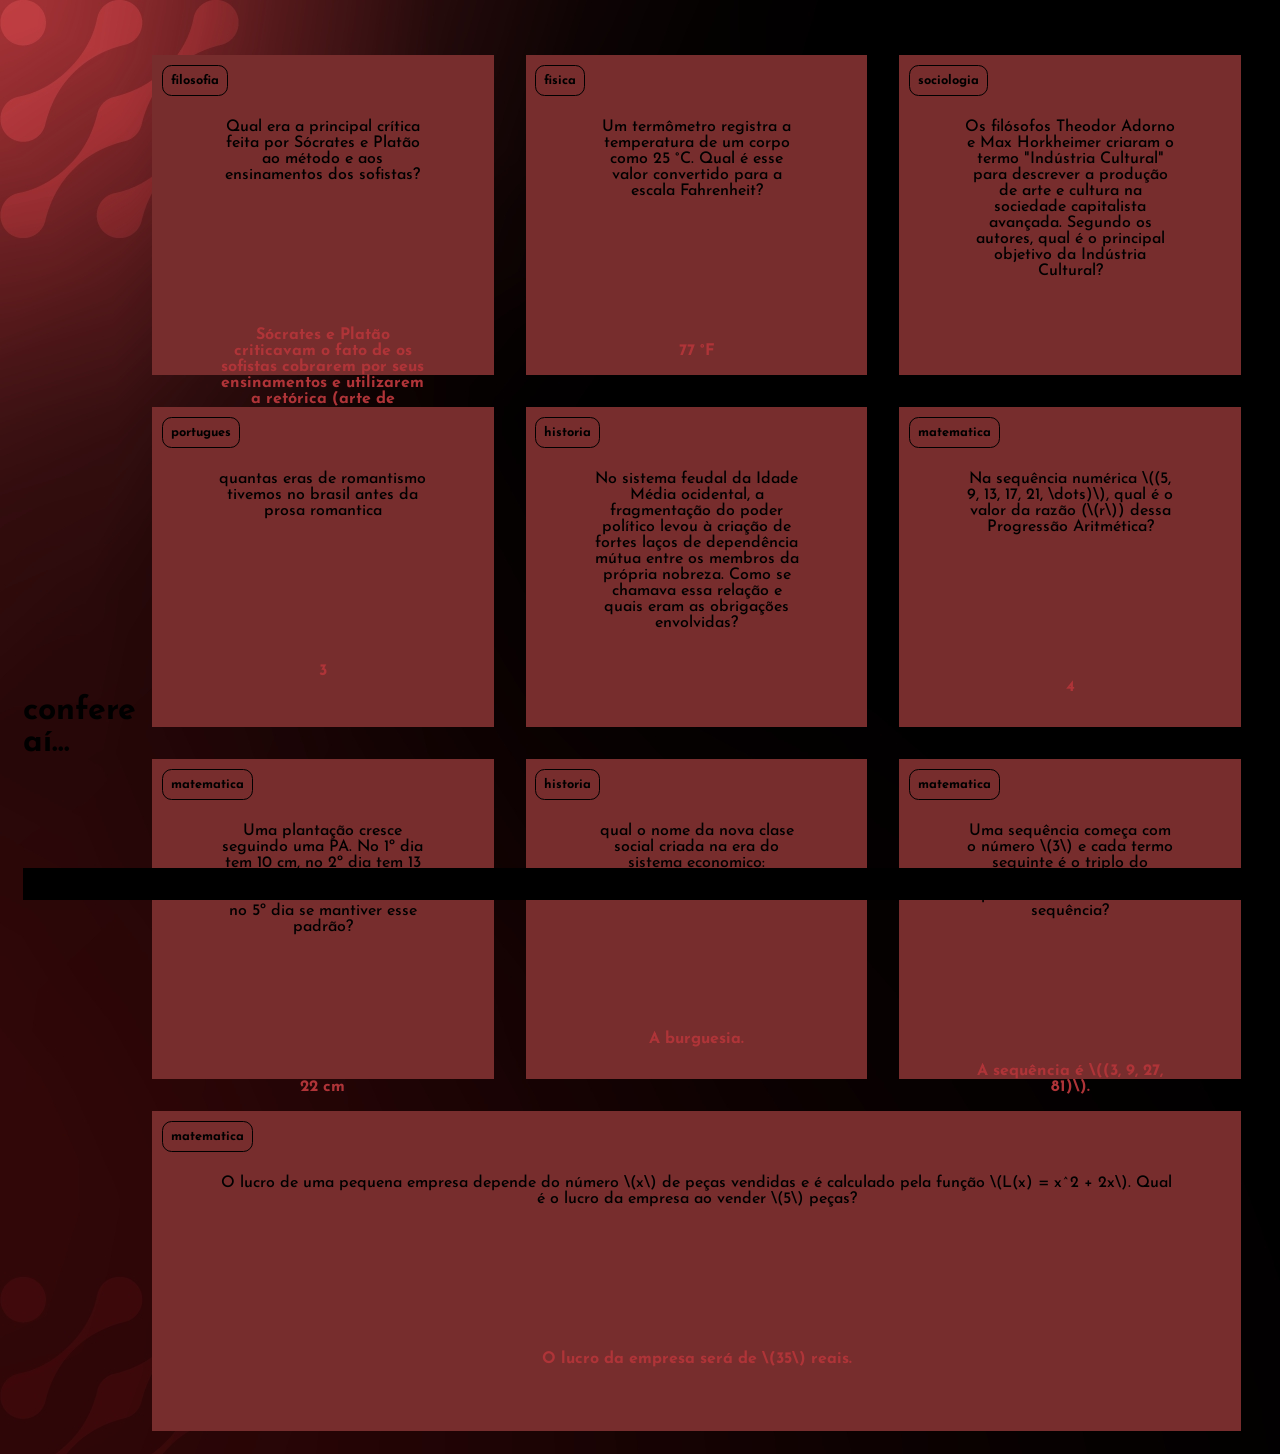
<file: index.html>
<!DOCTYPE html>
<html lang="pt-br">

<head>
    <meta charset="UTF-8">
    <meta name="viewport" content="width=device-width, initial-scale=1.0">
    <title>flash Cards</title>
    <link rel="stylesheet" href="assets/style.css">
</head>

<body>
    <header class="cabecalho">
        <h1>confere aí...</h1>
        <nav>
            <a href="#"></a>
        </nav>
    </header>
    <main>
        <section id="container">
            <article class="cartao">
                <div class="cartao__conteudo">
                    <h3>filosofia</h3>
                    <div class="cartao__conteudo__pergunta">
                        <p> Qual era a principal crítica feita por Sócrates e Platão ao método e aos ensinamentos dos
                            sofistas?</p>
                    </div>
                    <div class="cartao__conteudo__resposta">
                        <p> Sócrates e Platão criticavam o fato de os sofistas cobrarem por seus ensinamentos e
                            utilizarem a retórica (arte de convencer) apenas para vencer debates, independentemente da
                            busca pela verdade absoluta ou pela justiça.</p>
                    </div>
                </div>
            </article>
            <article class="cartao">
                <div class="cartao__conteudo">
                    <h3>fisica</h3>
                    <div class="cartao__conteudo__pergunta">
                        <p> Um termômetro registra a temperatura de um corpo como 25 °C. Qual é esse valor convertido para a escala Fahrenheit?</p>
                    </div>
                    <div class="cartao__conteudo__resposta">
                        <p> 77 °F</p>
                    </div>
                </div>
            </article>
            <article class="cartao">
                <div class="cartao__conteudo">
                    <h3>sociologia</h3>
                    <div class="cartao__conteudo__pergunta">
                        <p> Os filósofos Theodor Adorno e Max Horkheimer criaram o termo "Indústria Cultural" para descrever a produção de arte e cultura na sociedade capitalista avançada. Segundo os autores, qual é o principal objetivo da Indústria Cultural?</p>
                    </div>
                    <div class="cartao__conteudo__resposta">
                        <p> O principal objetivo da Indústria Cultural é transformar a arte e a cultura em mercadorias padronizadas para gerar lucro e garantir a passividade social.</p>
                    </div>
                </div>
            </article>
            <article class="cartao">
                <div class="cartao__conteudo">
                    <h3>portugues</h3>
                    <div class="cartao__conteudo__pergunta">
                        <p> quantas eras de romantismo tivemos no brasil antes da prosa romantica</p>
                    </div>
                    <div class="cartao__conteudo__resposta">
                        <p>3</p>
                    </div>
                </div>
            </article><article class="cartao">
                <div class="cartao__conteudo">
                    <h3>historia</h3>
                    <div class="cartao__conteudo__pergunta">
                        <p>No sistema feudal da Idade Média ocidental, a fragmentação do poder político levou à criação de fortes laços de dependência mútua entre os membros da própria nobreza. Como se chamava essa relação e quais eram as obrigações envolvidas?</p>
                    </div>
                    <div class="cartao__conteudo__resposta">
                        <p> Suserania e Vassalagem, onde o suserano doava uma terra (feudo) e o vassalo prometia auxílio militar e fidelidade.</p>
                    </div>
                </div>
            </article><article class="cartao">
                <div class="cartao__conteudo">
                    <h3>matematica</h3>
                    <div class="cartao__conteudo__pergunta">
                        <p> Na sequência numérica \((5, 9, 13, 17, 21, \dots)\), qual é o valor da razão (\(r\)) dessa Progressão Aritmética?</p>
                    </div>
                    <div class="cartao__conteudo__resposta">
                        <p>4</p>
                    </div>
                </div>
            </article><article class="cartao">
                <div class="cartao__conteudo">
                    <h3>matematica</h3>
                    <div class="cartao__conteudo__pergunta">
                        <p>Uma plantação cresce seguindo uma PA. No 1º dia tem 10 cm, no 2º dia tem 13 cm, e no 3º dia tem 16 cm. Quantos centímetros ela terá no 5º dia se mantiver esse padrão?</p>
                    </div>
                    <div class="cartao__conteudo__resposta">
                        <p>22 cm</p>
                    </div>
                </div>
            </article><article class="cartao">
                <div class="cartao__conteudo">
                    <h3>historia</h3>
                    <div class="cartao__conteudo__pergunta">
                        <p> qual o nome da nova clase social criada na era do sistema economico: feudalismo?</p>
                    </div>
                    <div class="cartao__conteudo__resposta">
                        <p>A burguesia.</p>
                    </div>
                </div>
            </article><article class="cartao">
                <div class="cartao__conteudo">
                    <h3>matematica</h3>
                    <div class="cartao__conteudo__pergunta">
                        <p>Uma sequência começa com o número \(3\) e cada termo seguinte é o triplo do anterior. Quais são os \(4\) primeiros números dessa sequência?</p>
                    </div>
                    <div class="cartao__conteudo__resposta">
                        <p>A sequência é \((3, 9, 27, 81)\).</p>
                    </div>
                </div>
            </article><article class="cartao">
                <div class="cartao__conteudo">
                    <h3>matematica</h3>
                    <div class="cartao__conteudo__pergunta">
                        <p>O lucro de uma pequena empresa depende do número \(x\) de peças vendidas e é calculado pela função \(L(x) = x^2 + 2x\). Qual é o lucro da empresa ao vender \(5\) peças?</p>
                    </div>
                    <div class="cartao__conteudo__resposta">
                        <p>O lucro da empresa será de \(35\) reais.</p>
                    </div>
                </div>
            </article>
        </section>
    </main>
    <footer>

    </footer>
</body>

</html>
</file>
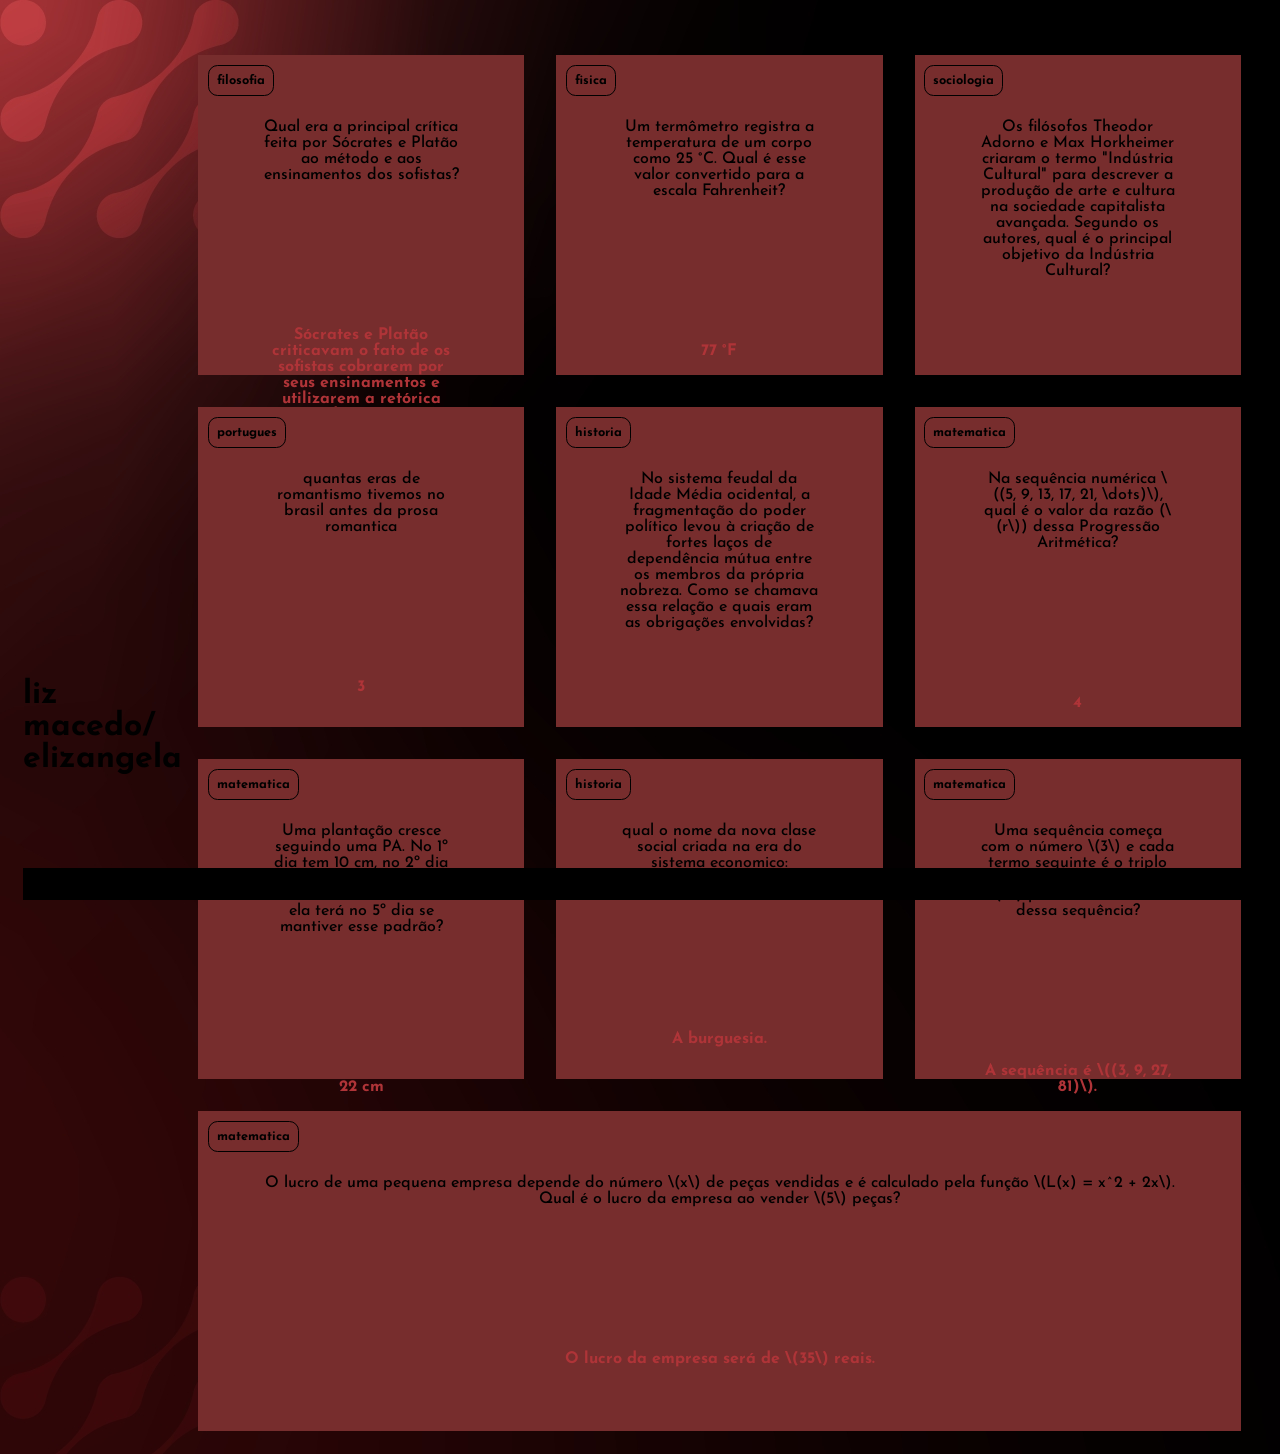
<file: idex.html>
<!DOCTYPE html>
<html lang="pt-br">

<head>
    <meta charset="UTF-8">
    <meta name="viewport" content="width=device-width, initial-scale=1.0">
    <title>flash Cards</title>
    <link rel="stylesheet" href="assets/style.css">
</head>

<body>
    <header>
        <h1>liz macedo/ elizangela</h1>
        <nav><a href="#"></a>
        </nav>
    </header>
    <main>
        <section id="container">
            <article class="cartao">
                <div class="cartao__conteudo">
                    <h3>filosofia</h3>
                    <div class="cartao__conteudo__pergunta">
                        <p> Qual era a principal crítica feita por Sócrates e Platão ao método e aos ensinamentos dos
                            sofistas?</p>
                    </div>
                    <div class="cartao__conteudo__resposta">
                        <p> Sócrates e Platão criticavam o fato de os sofistas cobrarem por seus ensinamentos e
                            utilizarem a retórica (arte de convencer) apenas para vencer debates, independentemente da
                            busca pela verdade absoluta ou pela justiça.</p>
                    </div>
                </div>
            </article>
            <article class="cartao">
                <div class="cartao__conteudo">
                    <h3>fisica</h3>
                    <div class="cartao__conteudo__pergunta">
                        <p> Um termômetro registra a temperatura de um corpo como 25 °C. Qual é esse valor convertido para a escala Fahrenheit?</p>
                    </div>
                    <div class="cartao__conteudo__resposta">
                        <p> 77 °F</p>
                    </div>
                </div>
            </article>
            <article class="cartao">
                <div class="cartao__conteudo">
                    <h3>sociologia</h3>
                    <div class="cartao__conteudo__pergunta">
                        <p> Os filósofos Theodor Adorno e Max Horkheimer criaram o termo "Indústria Cultural" para descrever a produção de arte e cultura na sociedade capitalista avançada. Segundo os autores, qual é o principal objetivo da Indústria Cultural?</p>
                    </div>
                    <div class="cartao__conteudo__resposta">
                        <p> O principal objetivo da Indústria Cultural é transformar a arte e a cultura em mercadorias padronizadas para gerar lucro e garantir a passividade social.</p>
                    </div>
                </div>
            </article>
            <article class="cartao">
                <div class="cartao__conteudo">
                    <h3>portugues</h3>
                    <div class="cartao__conteudo__pergunta">
                        <p> quantas eras de romantismo tivemos no brasil antes da prosa romantica</p>
                    </div>
                    <div class="cartao__conteudo__resposta">
                        <p>3</p>
                    </div>
                </div>
            </article><article class="cartao">
                <div class="cartao__conteudo">
                    <h3>historia</h3>
                    <div class="cartao__conteudo__pergunta">
                        <p>No sistema feudal da Idade Média ocidental, a fragmentação do poder político levou à criação de fortes laços de dependência mútua entre os membros da própria nobreza. Como se chamava essa relação e quais eram as obrigações envolvidas?</p>
                    </div>
                    <div class="cartao__conteudo__resposta">
                        <p> Suserania e Vassalagem, onde o suserano doava uma terra (feudo) e o vassalo prometia auxílio militar e fidelidade.</p>
                    </div>
                </div>
            </article><article class="cartao">
                <div class="cartao__conteudo">
                    <h3>matematica</h3>
                    <div class="cartao__conteudo__pergunta">
                        <p> Na sequência numérica \((5, 9, 13, 17, 21, \dots)\), qual é o valor da razão (\(r\)) dessa Progressão Aritmética?</p>
                    </div>
                    <div class="cartao__conteudo__resposta">
                        <p>4</p>
                    </div>
                </div>
            </article><article class="cartao">
                <div class="cartao__conteudo">
                    <h3>matematica</h3>
                    <div class="cartao__conteudo__pergunta">
                        <p>Uma plantação cresce seguindo uma PA. No 1º dia tem 10 cm, no 2º dia tem 13 cm, e no 3º dia tem 16 cm. Quantos centímetros ela terá no 5º dia se mantiver esse padrão?</p>
                    </div>
                    <div class="cartao__conteudo__resposta">
                        <p>22 cm</p>
                    </div>
                </div>
            </article><article class="cartao">
                <div class="cartao__conteudo">
                    <h3>historia</h3>
                    <div class="cartao__conteudo__pergunta">
                        <p> qual o nome da nova clase social criada na era do sistema economico: feudalismo?</p>
                    </div>
                    <div class="cartao__conteudo__resposta">
                        <p>A burguesia.</p>
                    </div>
                </div>
            </article><article class="cartao">
                <div class="cartao__conteudo">
                    <h3>matematica</h3>
                    <div class="cartao__conteudo__pergunta">
                        <p>Uma sequência começa com o número \(3\) e cada termo seguinte é o triplo do anterior. Quais são os \(4\) primeiros números dessa sequência?</p>
                    </div>
                    <div class="cartao__conteudo__resposta">
                        <p>A sequência é \((3, 9, 27, 81)\).</p>
                    </div>
                </div>
            </article><article class="cartao">
                <div class="cartao__conteudo">
                    <h3>matematica</h3>
                    <div class="cartao__conteudo__pergunta">
                        <p>O lucro de uma pequena empresa depende do número \(x\) de peças vendidas e é calculado pela função \(L(x) = x^2 + 2x\). Qual é o lucro da empresa ao vender \(5\) peças?</p>
                    </div>
                    <div class="cartao__conteudo__resposta">
                        <p>O lucro da empresa será de \(35\) reais.</p>
                    </div>
                </div>
            </article>
        </section>
    </main>
    <footer>

    </footer>
</body>

</html>
</file>
<file: assets/style.css>
@import url('https://fonts.googleapis.com/css2?family=Josefin+Sans:ital,wght@0,100..700;1,100..700&display=swap');

:root{
  --text-color: #000000;
  --card-front-color: #772D2D;
  --card-back-color: #AF3438;
}

body {
  background: url(img/bg-desktop-red.webp);
  font-family: Josefin Sans;
  background-color: aliceblue;
  padding: 15px 15px;
  display: flex;
  justify-content:space-between;
  align-items:center;
}
.cabecalho__link{
 color:#000000;
  text-decoration:none
}
.cartao__conteudo {
  background-color: var(--card-front-color);
  text-align: center;
  height: 100%;
}#container {
  display: flex;
  flex-wrap: wrap;
}.cartao {
  margin: 1rem 1rem;
  height: 20rem;
  flex-grow: 1;
  flex-basis: calc(33% - 6rem);
}.cartao__conteudo p {
  padding: 4rem;
}.cartao__conteudo h3 {
  color: var(--text-color);
  border: 1px solid var(--text-color);
  text-align: left;
  padding: 0.5rem;
  position: absolute;
  margin: 0.6rem;
  border-radius: 0.6rem;
  font-size: 1vw;
}.cartao__conteudo__pergunta p {
  color: var(--text-color);
  font-weight: 500;
}.cartao__conteudo__resposta p {
  color: var(--card-back-color);
  font-weight: 700;
}footer {
  background-color: black;
  color: white;
  position: fixed;
  bottom: 0;
  width: 100%;
  height: 2rem;
}footer p {
  text-align: center;
  font-size: 0.6rem;
  margin-top: 0.5rem;
}
</file>
